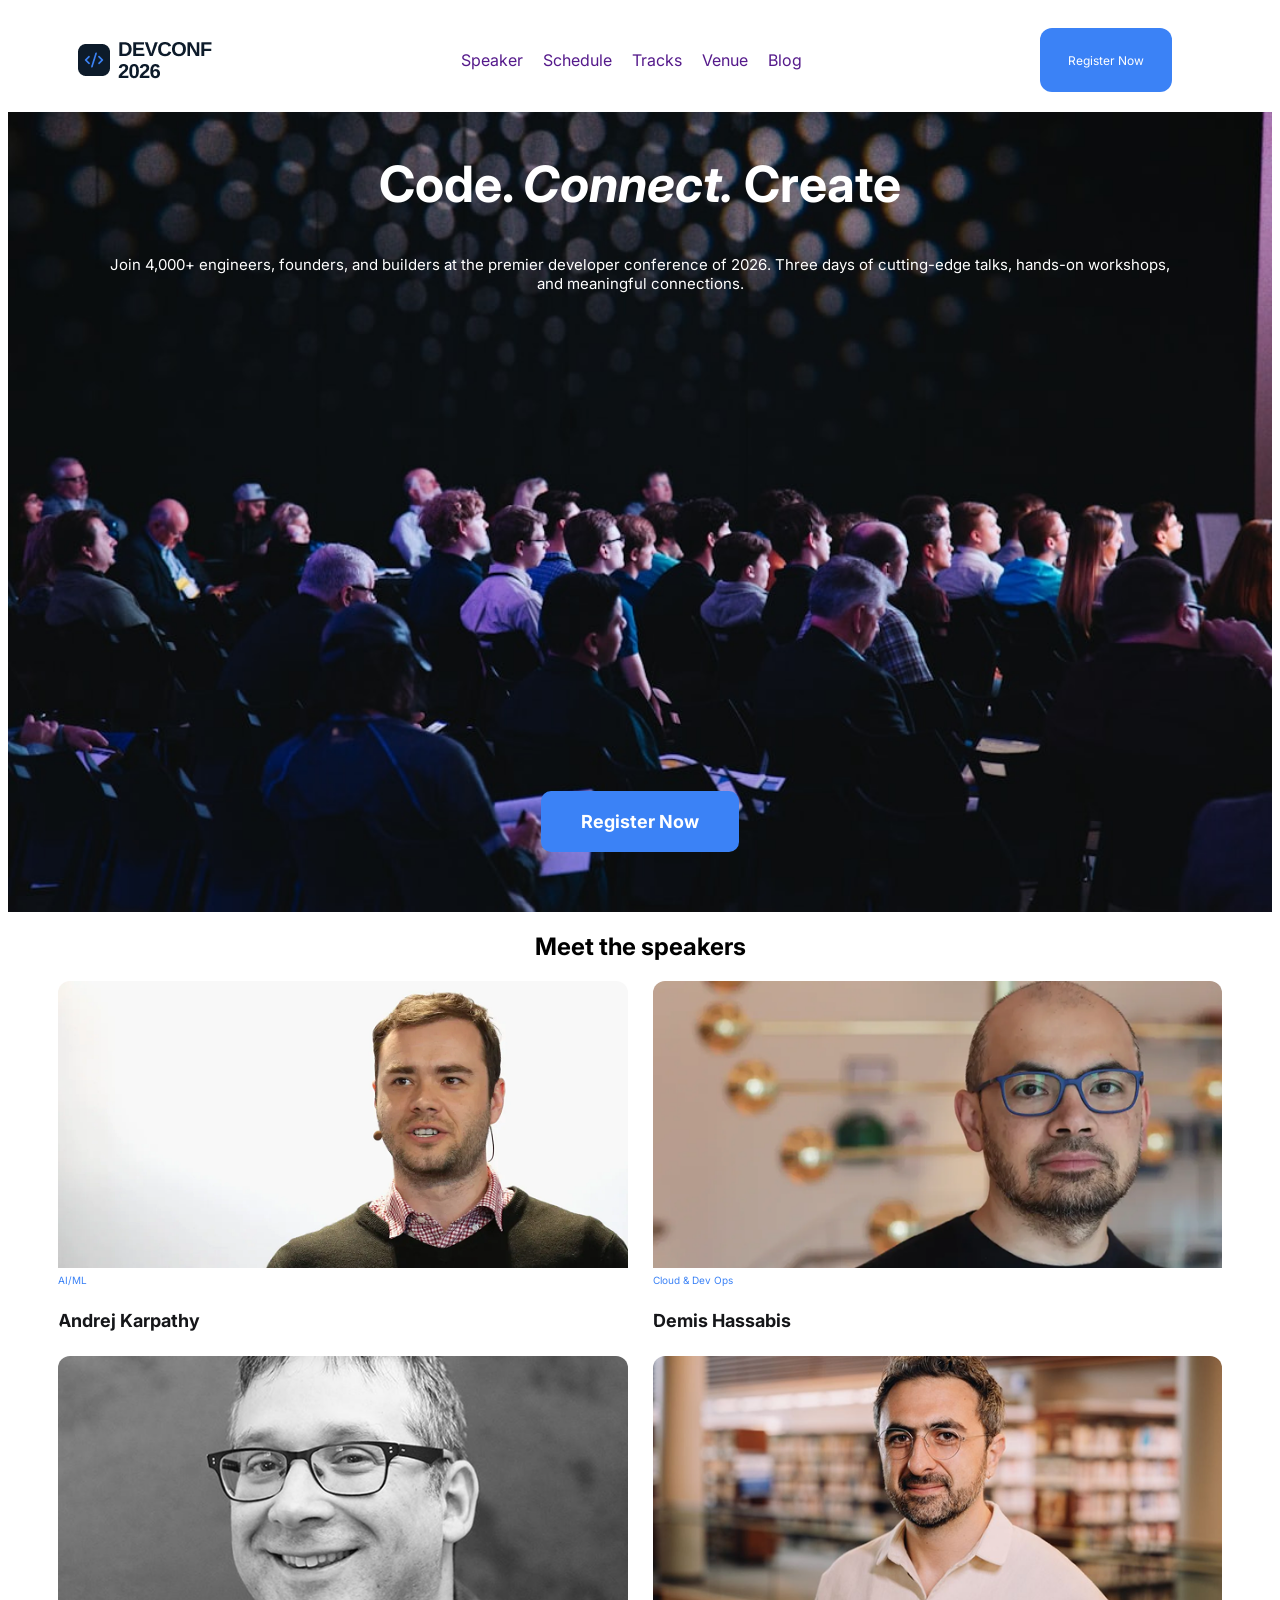
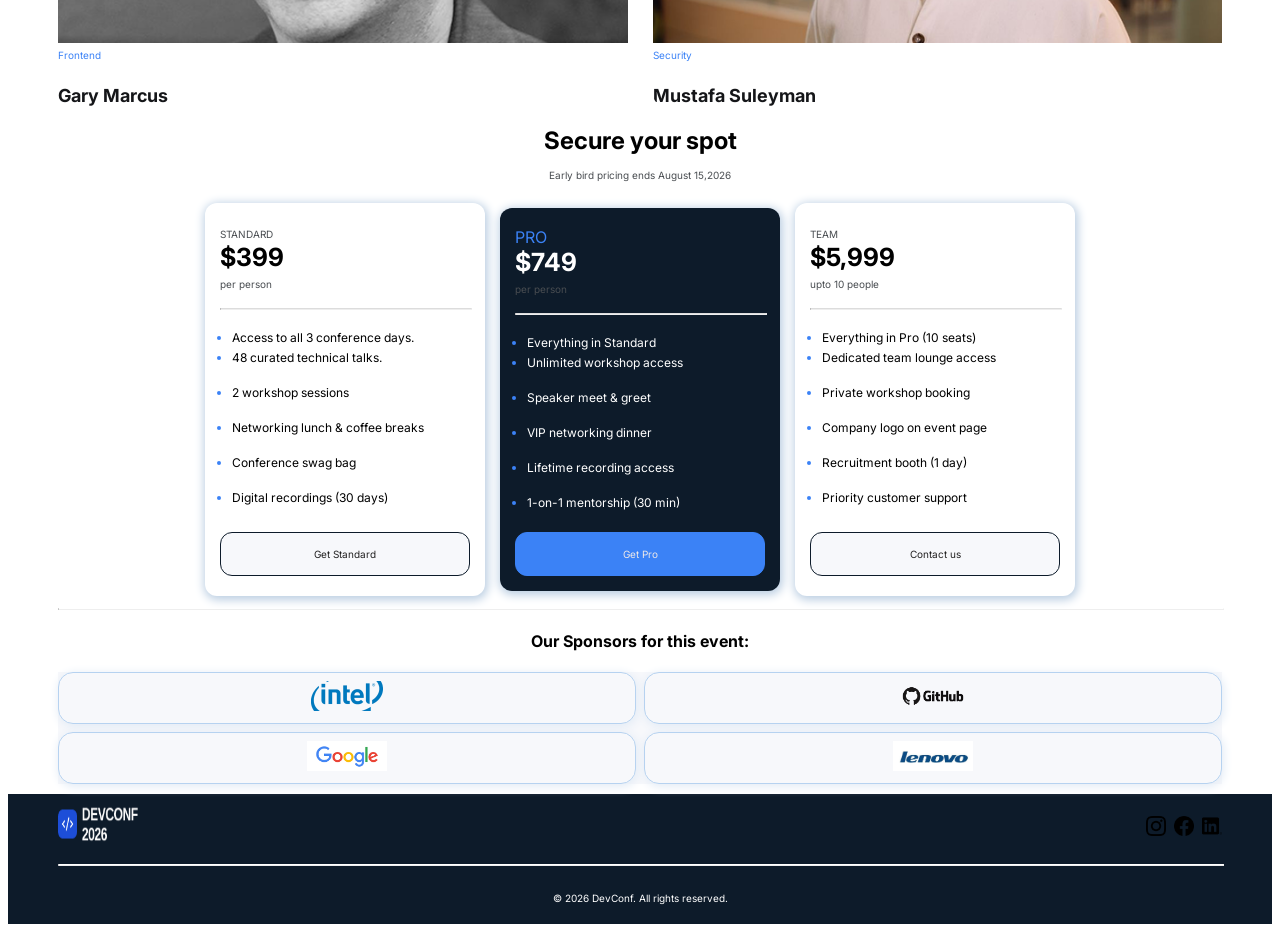
<file: index.html>
<!DOCTYPE html>
<html lang="en">
<head>
    <meta charset="UTF-8">
    <meta name="viewport" content="width=device-width, initial-scale=1.0">
    <title>DevConf2026</title>
    <link rel="stylesheet" href="./home.css">

<link rel="preconnect" href="https://fonts.googleapis.com">
<link rel="preconnect" href="https://fonts.gstatic.com" crossorigin>
<link href="https://fonts.googleapis.com/css2?family=Inter:ital,opsz,wght@0,14..32,100..900;1,14..32,100..900&display=swap" rel="stylesheet">

</head>
<body>
<header>
 <nav class="navcontainer">
        
        <img src="./assets/logo.png" alt="logo">
        <ul>
          <li><a href="">Speaker</a></li>
        <li><a href="">Schedule</a></li>
        <li><a href="">Tracks</a></li>
        <li><a href="">Venue</a></li>
        <li><a href="">Blog</a></li>
        </ul>
    
        <button class="button1"> Register Now</button>
     
 </nav>   </header>



<section class="hero-section">
    <!-- hero banner -->
    
       <!-- <img src="./assets/banner.jpg" alt="banner"> -->
   
    <div class="hero-text">
<h1>Code. <i>Connect.</i> Create</h1> 
<p> Join 4,000+ engineers, founders, and builders at the premier developer conference of 2026.
    Three days of cutting-edge talks, hands-on workshops, and meaningful connections.
     </p> </div> 
    <div>
     <button class="button2"> <b>Register Now </b></button></div>   
 


</div>     

 
</section>


<section class="main">

<section class="speaker-section">
    
 <h2>Meet the speakers</h2>
<div class="speaker-parent">
 <div class="speaker">
    <img src="./assets/andrej.png">
    <div class="speaker-info">
    <p class="sector">AI/ML</p>
    <br>
    <p class="speaker-name">Andrej Karpathy</p> <br>
    <p> Pretraining team, Anthropic</p> </div>
 </div>

 <div class="speaker">
    <img src="./assets/demis.png">
    <div class="speaker-info">
    <p class="sector">Cloud & Dev Ops</p>
    <br>
    <p class="speaker-name">Demis Hassabis</p> <br>
    <p> Co-founder & CEO, Google DeepMind</p> </div>
 </div>

 <div class="speaker">
    <img src="./assets/gary.png">
    <div class="speaker-info">
    <p class="sector">Frontend</p>
    <br>
    <p class="speaker-name">Gary Marcus</p> <br>
    <p>Staff Engineer, Vercel</p> </div>
 </div>
 <div class="speaker">
    <img src="./assets/mustafa.png">
     <div class="speaker-info">
    <p class="sector">Security</p>
    <br>
    <p class="speaker-name">Mustafa Suleyman</p> <br>
    <p>CEO of Microsoft AI</p> </div>
 </div>
 </div>
</section>



<section class="Pricing">
<h2> Secure your spot </h2>
    <p><span class="standard-heading"> Early bird pricing ends August 15,2026 </span></p>
<!-- pricing -->

  <div class="pricelist">
        <div class="standard">
            <p><span class="standard-heading">STANDARD</span> <br><span class="pr"> $399 </span><br>
                <span class="standard-heading">per person</span>
            </p>
            <hr>
            <ul>
        <li>󠁯Access to all 3 conference days.󠁯 </li>

        <li> 48 curated technical talks. </li>
        󠁯
        <li>2 workshop sessions </li>
        󠁯
        <li> Networking lunch & coffee breaks </li>
        󠁯
        <li> Conference swag bag </li>
        󠁯
        <li>Digital recordings (30 days)</li>
            </ul>
        <button class="button3"> Get Standard </button>
        </div>

        <div class="pro">
            <p><span class="pro-heading">PRO </span><br><span class="pr">$749</span> <br>
               <span class="standard-heading"> per person </span>
            </p>
            <hr>
            <ul>
        <li>󠁯Everything in Standard </li>

        <li> Unlimited workshop access</li>
        󠁯
        <li>Speaker meet & greet </li>
        󠁯
        <li>VIP networking dinner</li>
        󠁯
        <li> Lifetime recording access</li>
        󠁯
        <li>1-on-1 mentorship (30 min)</li>
            </ul>
        
        <button class="buttonx"> Get Pro</button>
        </div>


        <div class="Team">
            <p><span class="standard-heading">TEAM </span><br><span class="pr"> $5,999 </span><br>
                <span class="standard-heading">upto 10 people</span>
            </p>
            <hr>
            <ul>
        <li>󠁯Everything in Pro (10 seats)</li>
        
        <li>Dedicated team lounge access</li>
        󠁯
        <li>Private workshop booking </li>
        󠁯
        <li>Company logo on event page</li>
        󠁯
        <li> Recruitment booth (1 day)</li>
        󠁯
        <li>Priority customer support</li>
            </ul>
           
        <button class="button5"> Contact us </button>
        </div>
</div>

</section>

<section class="Sponsors"> 
    <hr>
<div>
<h4>Our Sponsors for this event:</h4>
</div>
<div class="sponsor-images">
    <div class="intel">
    <img src="./assets/intel-logo.png" alt="insta">
</div>
<div class="git">
    <img src="./assets/github_PNG23.png" alt="ln"> </div>    

  <div class="google">  <img src="./assets/google_png.png" alt="fb"> </div>
   <div class="lenovo"> <img src="./assets/lenovo-logo.jpg" >
</div>
</div>
</section>














































</section>

<footer>  
<div class="upper">
    <div class="footerlogo">
    <img src="./assets/footer-logo.png" alt="logo">
    </div>
    <div class="icons"> 
          <img src="./assets/instagram.png" alt="insta">
          <img src="./assets/facebook.png" alt="fb">
          <img src="./assets/linkedin.png" alt="ln">
    </div>
</div>

<hr>

<div class="lower">
   <p> © 2026 DevConf. All rights reserved. </p>
</div>    
</footer>
</body>
</html>
</file>
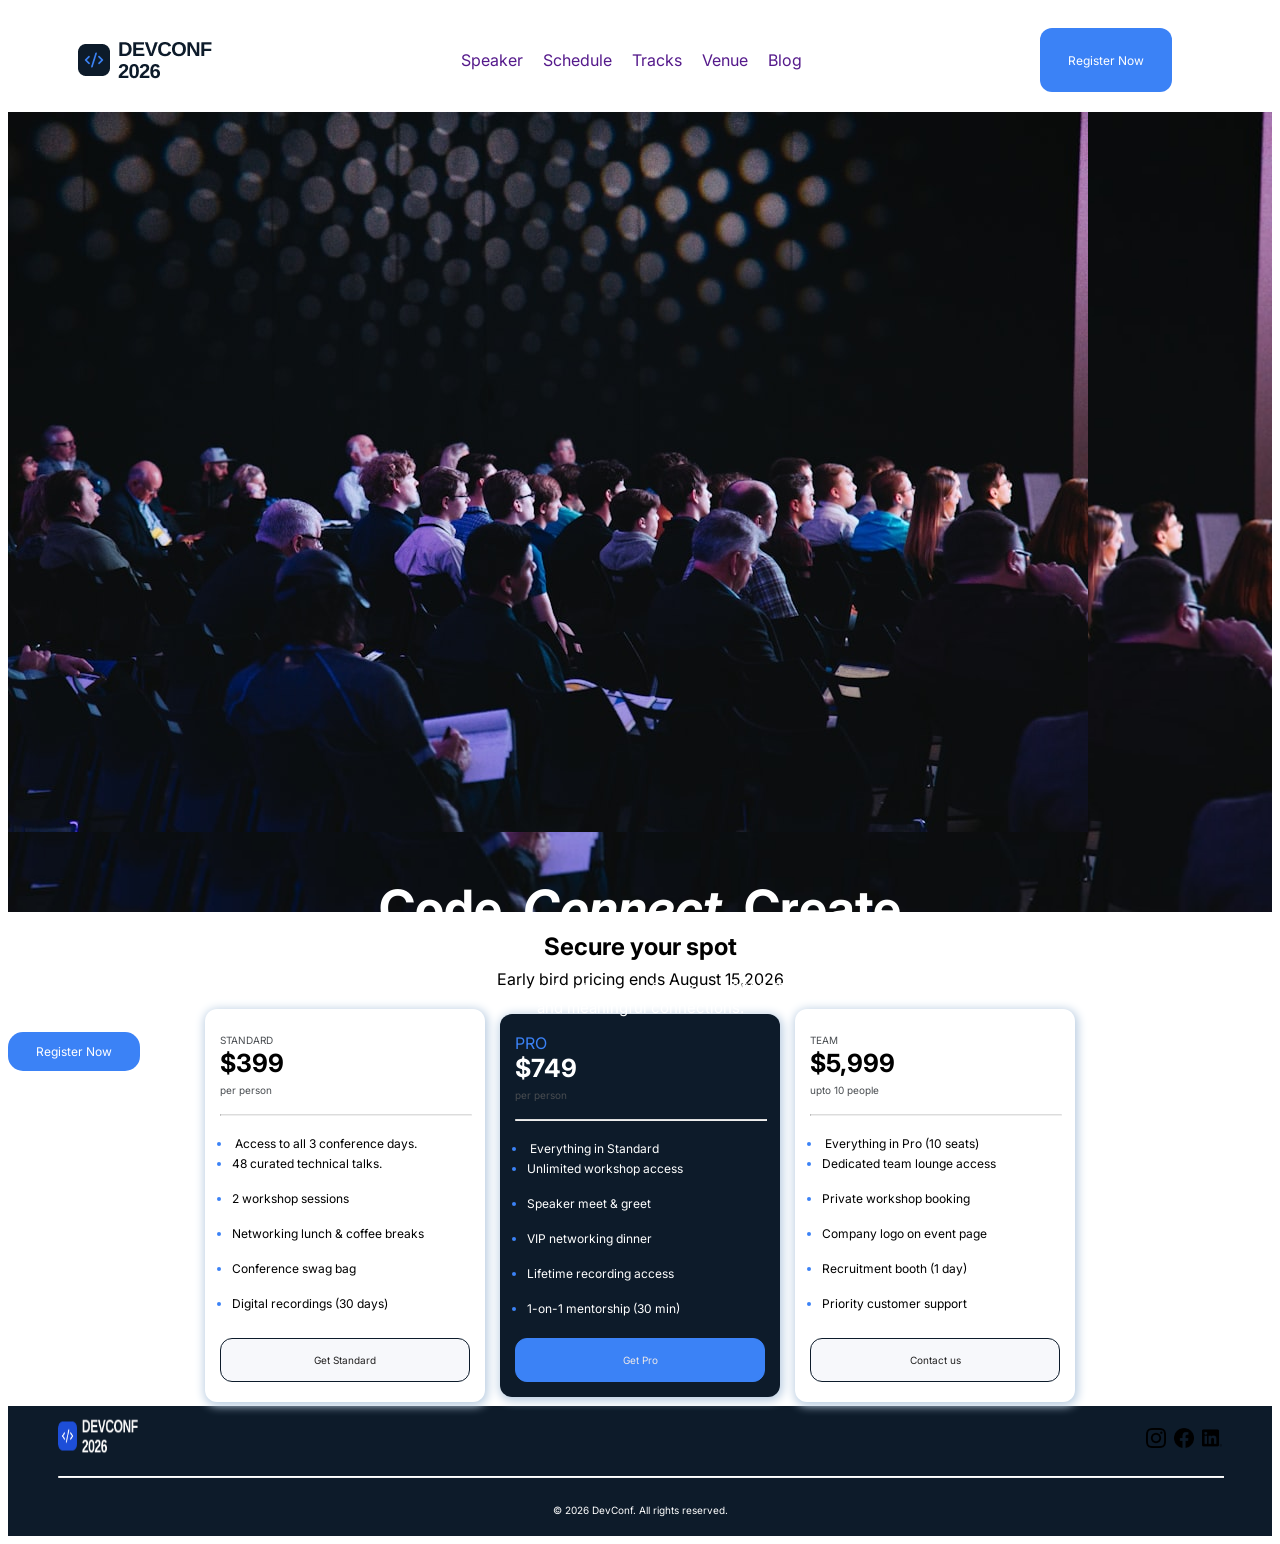
<file: home.html>
<!DOCTYPE html>
<html lang="en">
<head>
    <meta charset="UTF-8">
    <meta name="viewport" content="width=device-width, initial-scale=1.0">
    <title>DevConf2026</title>
    <link rel="stylesheet" href="./home.css">

<link rel="preconnect" href="https://fonts.googleapis.com">
<link rel="preconnect" href="https://fonts.gstatic.com" crossorigin>
<link href="https://fonts.googleapis.com/css2?family=Inter:ital,opsz,wght@0,14..32,100..900;1,14..32,100..900&display=swap" rel="stylesheet">

</head>
<body>
<header>
 <nav class="navcontainer">
        
        <img src="./assets/logo.png" alt="logo">
        <ul>
          <li><a href="">Speaker</a></li>
        <li><a href="">Schedule</a></li>
        <li><a href="">Tracks</a></li>
        <li><a href="">Venue</a></li>
        <li><a href="">Blog</a></li>
        </ul>
    
        <button class="button1"> Register Now</button>
     
 </nav>   </header>



<section class="hero-section">
    <!-- hero banner -->
    <div class="banner">
       <img src="./assets/banner.jpg" alt="banner">
   
    <div class="hero-text">
<h1>Code. <i>Connect.</i> Create</h1> 
<p> Join 4,000+ engineers, founders, and builders at the premier developer conference of 2026. Three days of cutting-edge talks, hands-on workshops, and meaningful connections.
     </p> 
    
     <button class="button2"> Register Now</button>
</div> 


</div>     

 
</section>


<section class="main">

<section class="speaker-section">
    <div>
<!-- speakrt section -->
    </div>
</section>



<section class="Pricing">
<h2> Secure your spot </h2>
    <p> Early bird pricing ends August 15,2026</p>
<!-- pricing -->

  <div class="pricelist">
        <div class="standard">
            <p><span class="standard-heading">STANDARD</span> <br><span class="pr"> $399 </span><br>
                <span class="standard-heading">per person</span>
            </p>
            <hr>
            <ul>
        <li>󠁯
        Access to all 3 conference days.󠁯 </li>
        <li> 48 curated technical talks. </li>
        󠁯
        <li>2 workshop sessions </li>
        󠁯
        <li> Networking lunch & coffee breaks </li>
        󠁯
        <li> Conference swag bag </li>
        󠁯
        <li>Digital recordings (30 days)</li>
            </ul>
        <button class="button3"> Get Standard </button>
        </div>

        <div class="pro">
            <p><span class="pro-heading">PRO </span><br><span class="pr">$749</span> <br>
               <span class="standard-heading"> per person </span>
            </p>
            <hr>
            <ul>
        <li>󠁯
        Everything in Standard </li>
        <li> Unlimited workshop access</li>
        󠁯
        <li>Speaker meet & greet </li>
        󠁯
        <li>VIP networking dinner</li>
        󠁯
        <li> Lifetime recording access</li>
        󠁯
        <li>1-on-1 mentorship (30 min)</li>
            </ul>
        
        <button class="buttonx"> Get Pro</button>
        </div>


        <div class="Team">
            <p><span class="standard-heading">TEAM </span><br><span class="pr"> $5,999 </span><br>
                <span class="standard-heading">upto 10 people</span>
            </p>
            <hr>
            <ul>
        <li>󠁯
        Everything in Pro (10 seats)</li>
        <li>Dedicated team lounge access</li>
        󠁯
        <li>Private workshop booking </li>
        󠁯
        <li>Company logo on event page</li>
        󠁯
        <li> Recruitment booth (1 day)</li>
        󠁯
        <li>Priority customer support</li>
            </ul>
           
        <button class="button5"> Contact us </button>
        </div>
</div>

</section>

   
    
    <div><!-- extra portion --></div>
</section>

<footer>  
<div class="upper">
    <div class="footerlogo">
    <img src="./assets/footer-logo.png" alt="logo">
    </div>
    <div class="icons"> 
          <img src="./assets/instagram.png" alt="insta">
          <img src="./assets/facebook.png" alt="fb">
          <img src="./assets/linkedin.png" alt="ln">
    </div>
</div>

<hr>

<div class="lower">
   <p> © 2026 DevConf. All rights reserved. </p>
</div>    
</footer>
</body>
</html>
</file>
<file: home.css>
*{ font-family: "Inter", sans-serif;}
.navcontainer{
    background-color: #FFFF;
   display:flex;
   justify-content: space-between;
   padding: 10px 50px 10px;
}
.navcontainer img{
  width:auto;
  height: auto;
   padding:20px;
}
.navcontainer ul{
    list-style: none;
    display: flex;
    gap: 20px;
    align-items: center;
}
.navcontainer ul li a{
    text-decoration: none;}
.main{
margin-left: 50px;
    margin-right: 50px;
}
.button1 { background-color: #3B82F6;
text-align: center;
font-size: 12px;
color: white;
border-radius: 12px;
border: none;
padding: 12px 28px;
cursor: pointer;
margin:10px 50px;

}
.Pricing .pricelist .button3, .Pricing .pricelist .button5 { background-color: #f7f8fb;
text-align: center;
font-size: 10px;
color: rgb(34, 33, 33);
border-radius: 12px;
border: 0.1px solid #0D1B2A;
width:100%;
height: 80%;
cursor: pointer;
margin-top: 5px;
margin-bottom: 5px;
padding-top: 15px;
padding-bottom: 15px;


}
.Pricing .pricelist .pro .buttonx{
background-color: #3B82F6;
text-align: center;
font-size: 10px;
color: rgb(237, 232, 232);
border-radius: 12px;
border: 0.1px solid #3B82F6;
width: 100%;
padding-top: 15px;
padding-bottom: 15px;
cursor: pointer;

}



.hero-section .banner .hero-text .button2{
    
    background-color: #3B82F6; 
    font-size: 12px;
    color: white;
    border-radius: 15px;
    border: none;
    padding: 12px 28px;
    cursor: pointer;
        
}

/* sorry for the messy code ;-; */

footer{
    background-color: #0D1B2A;
    display: flex;
    flex-direction: column;
    gap: 8px;
    padding: 10px 50px 10px;
}

footer .footerlogo img{
    width: 80px; height: 40px; 
}

footer .upper{
    display: flex !important ;
    justify-content: space-between;
    align-items: center;    
}
footer .upper .icons{
    display: flex;
    justify-content: space-between;
    gap: 8px;
    align-items: center;
}
footer .upper .icons img{
    width: 20px; height: 20px;
}
hr{
    border-top: 0.2px solid white;
    width: 100%;
    
}
footer .lower p{
    color: white;
    font-size: 10px;
    text-align: center;
}
.Pricing{ display: flex;
    flex-direction: column;
align-items: center;
}

.Pricing .pricelist{
    display: flex;
   align-items: center;
   justify-content: space-evenly;
   gap: 15px;
   padding:4px;
   
}
.Pricing .pricelist li{
    margin-bottom: 5px;
}
.speaker-section{
    display: flex;
    flex-direction: column;
    align-items: center;
   
}
.speaker-section .speaker-parent{
    display: grid;
    grid-template-columns: repeat(2, 1fr);
    gap: 25px;
}
.speaker{
    position: relative;
    height: 350px;
    overflow: hidden;
    border-radius: 12px;
}
.speaker img{
    width: 100%;
    height: auto;
}
.speaker .speaker-info{
    position: absolute; width: 100%; height: 100%;
    background: white; 
   
}
.speaker .speaker-info p{
   margin: 2px 0;
    font-size: 10px;
}
.speaker .speaker-info .speaker-name{
    color: #151619;
    font-weight: bold;
    font-size: 18px;
}
.speaker .speaker-info .sector{
    color: #3B82F6;
}

.Pricing .pricelist .pro, .Pricing .pricelist .standard, .Pricing .pricelist .Team {
    padding: 15px;
    border-radius: 12px;
    border-color: white;
    align-items: flex-start;
    width: 250px;
    box-shadow: 1px 2px 10px 2px #bbcee2;
}
.Pricing .pricelist .pro ul , .Pricing .pricelist .standard ul, .Pricing .pricelist .Team ul{
    font-size: 12px;
    padding: 12px;
    margin: 5px 0px 5px;
    
}
.Pricing .pricelist ul li::marker{ color: #3B82F6;}
.Pricing .pricelist .pro{
    background-color: #0D1B2A;
}
.Pricing .pricelist .pro ul, .Pricing .pricelist .pro p{color: white;}

.Pricing .pricelist hr{
    width: 100%;
    border-top: 0.1px solid gainsboro;
}
.standard-heading{
    color: #494d51;
    font-size: 10px;
}
.pro-heading{color:#3B82F6}
.Pricing .pricelist .pr{
    font-size:25px;
    font-weight: bold;
}
.Sponsors{
    text-align: center;
}
.Sponsors .sponsor-images{
    display: grid;
    grid-template-columns: repeat(2,1fr);
    gap: 8px;
    background-color: #f7f8fb;
    margin-bottom: 10px;

}
.Sponsors .sponsor-images .intel, .git, .google, .lenovo{
    box-shadow: 1px 2px 10px 1px #e4ecf6;
    padding-bottom: 8px;
    padding-top: 8px;
   border: 0.5px solid #b6d2f0;

    border-radius: 15px;
}
.Sponsors .sponsor-images img{
  width: 80px;
  height:30px;
  object-fit: cover;
  object-position: center;
}
.Pricing h2{
    margin-bottom: 4px;
}

.Pricing p{
    margin-top: 4px;
}

.hero-section{
background-image: url(./assets/banner.jpg);
background-size: cover;
background-position: center;
height: 800px;
position: relative;
display: flex;
flex-direction: column;
justify-content: space-between;
align-items: center;
}
.hero-section h1 {
    text-align: center;
    color: white;
    font-size: 50px;
}

.hero-section p{
    text-align: center;
    color: white;
   font-size: 15px;
   padding-left: 100px;
   padding-right: 100px;
   
}
.button2 { background-color: #3B82F6;
text-align: center;
font-size: 18px;
color: white;
border-radius: 10px;
border: none;
padding-left: 40px; padding-right: 40px; padding-top: 20px; padding-bottom: 20px;
cursor: pointer;
margin-bottom: 60px;

}
</file>
